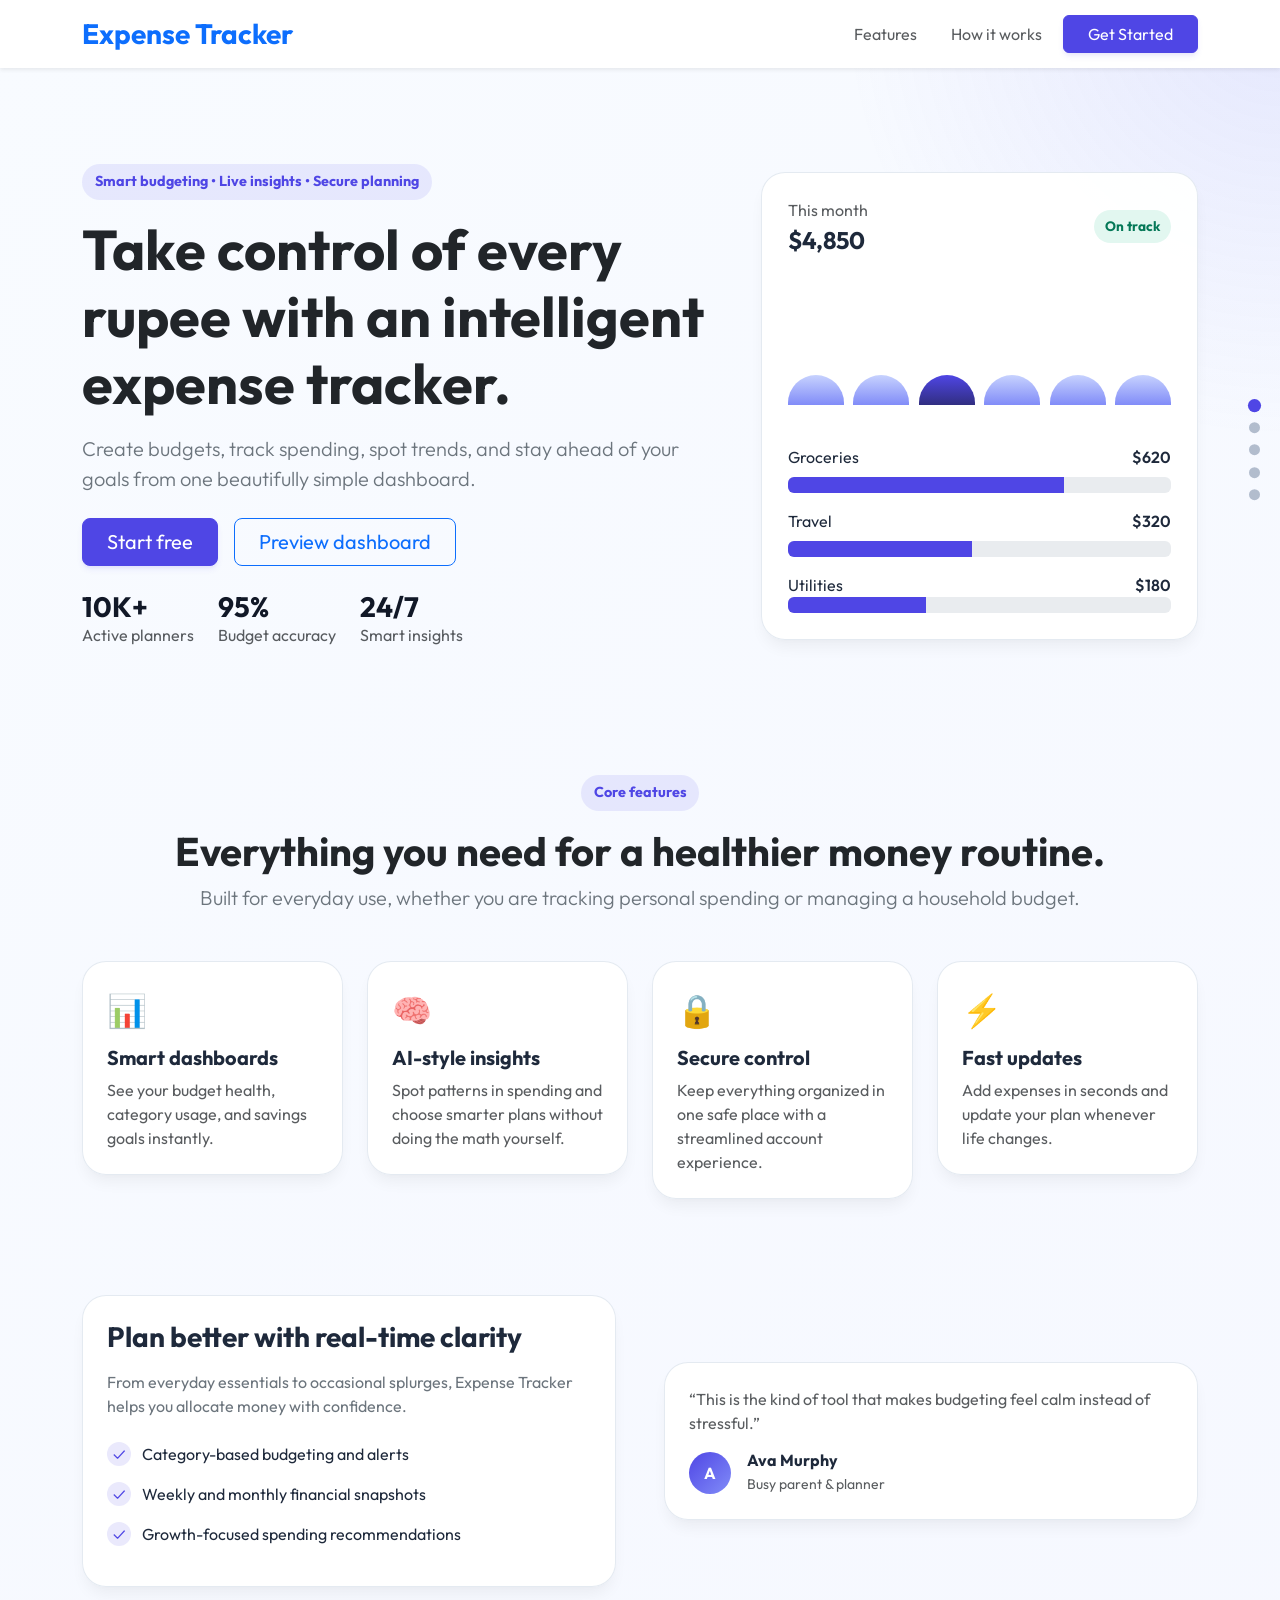
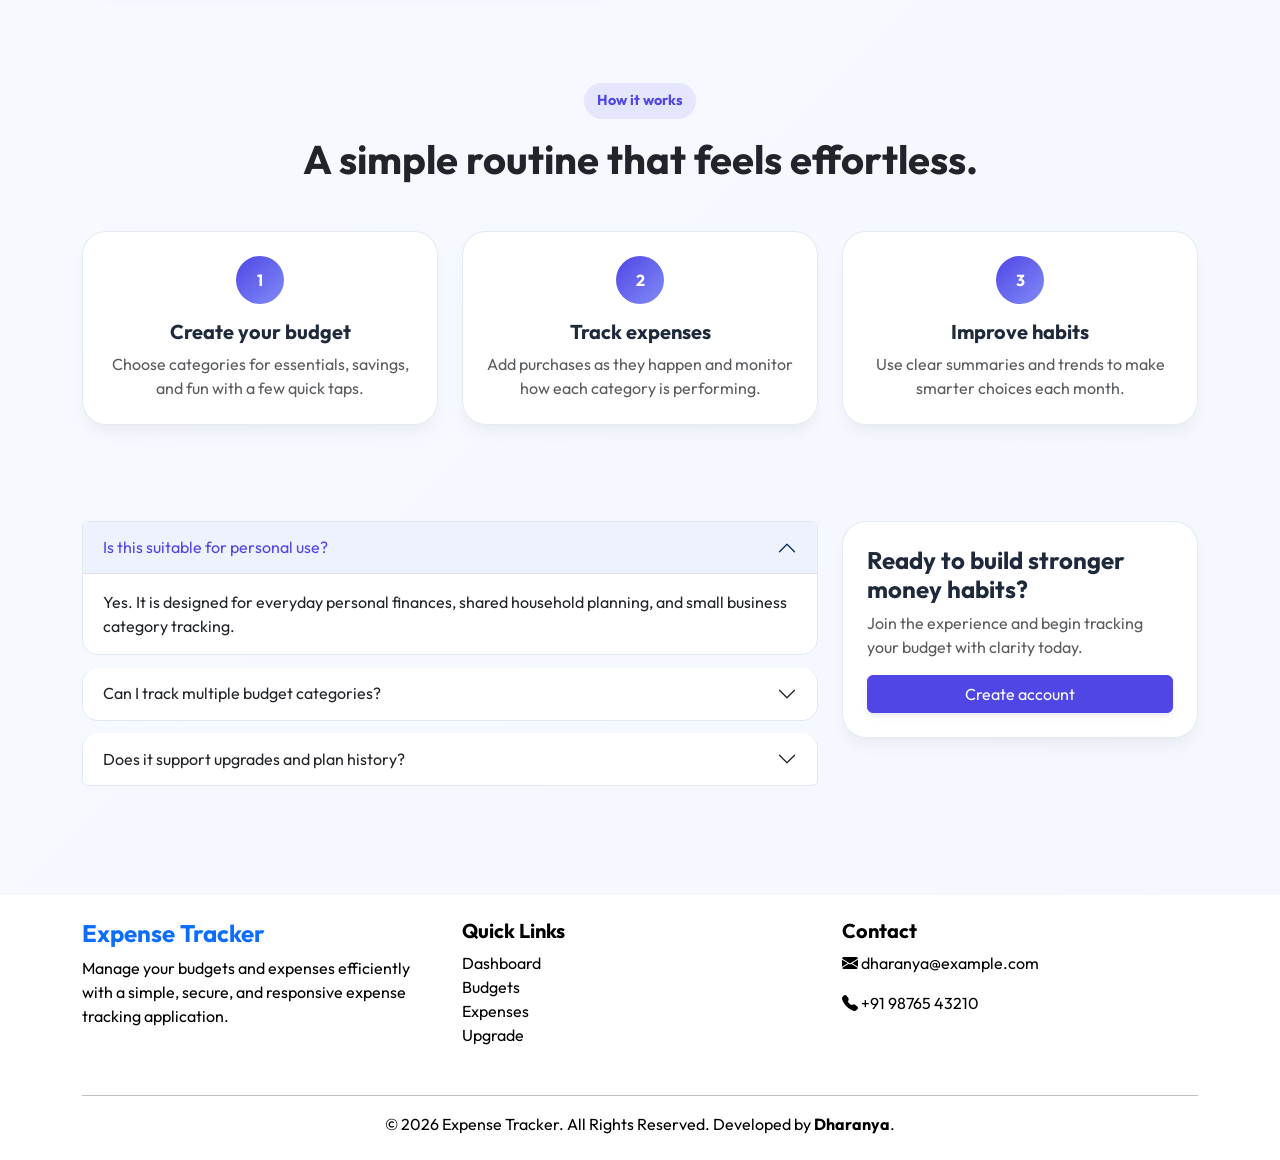
<file: index.html>
<!DOCTYPE html>
<html lang="en">
<head>
    <meta charset="UTF-8">
    <meta name="viewport" content="width=device-width, initial-scale=1.0">
    <title>Expense Tracker | Smarter money control</title>
    <meta name="description" content="Plan budgets, track everyday expenses, and build better financial habits with Expense Tracker.">
    <link href="https://cdn.jsdelivr.net/npm/bootstrap@5.3.8/dist/css/bootstrap.min.css" rel="stylesheet" crossorigin="anonymous">
    <link rel="stylesheet" href="https://cdn.jsdelivr.net/npm/bootstrap-icons@1.11.3/font/bootstrap-icons.css">
    <link rel="stylesheet" href="style.css">
</head>
<body class="landing-page">
    <div class="page-glow"></div>

    <nav class="navbar navbar-expand-lg navbar-light sticky-top bg-white shadow-sm">
        <div class="container">
            <a class="navbar-brand fw-bold text-primary fs-3" href="#home">Expense Tracker</a>
            <div class="d-flex gap-2">
                <a href="#features" class="btn btn-link text-muted text-decoration-none">Features</a>
                <a href="#workflow" class="btn btn-link text-muted text-decoration-none">How it works</a>
                <a href="signin.html" class="btn btn-primary px-4">Get Started</a>
            </div>
        </div>
    </nav>

    <main>
        <section id="home" class="hero-section">
            <div class="container">
                <div class="row align-items-center g-5">
                    <div class="col-lg-7">
                        <span class="hero-badge">Smart budgeting • Live insights • Secure planning</span>
                        <h1 class="display-4 fw-bold text-dark mb-3">Take control of every rupee with an intelligent expense tracker.</h1>
                        <p class="lead text-secondary mb-4">Create budgets, track spending, spot trends, and stay ahead of your goals from one beautifully simple dashboard.</p>
                        <div class="d-flex flex-wrap gap-3 mb-4">
                            <a href="signin.html" class="btn btn-primary btn-lg px-4 py-2">Start free</a>
                            <a href="dashboard.html" class="btn btn-outline-primary btn-lg px-4 py-2">Preview dashboard</a>
                        </div>
                        <div class="hero-stats d-flex flex-wrap gap-4">
                            <div>
                                <h3 class="fw-bold mb-0">10K+</h3>
                                <p class="text-muted mb-0">Active planners</p>
                            </div>
                            <div>
                                <h3 class="fw-bold mb-0">95%</h3>
                                <p class="text-muted mb-0">Budget accuracy</p>
                            </div>
                            <div>
                                <h3 class="fw-bold mb-0">24/7</h3>
                                <p class="text-muted mb-0">Smart insights</p>
                            </div>
                        </div>
                    </div>
                    <div class="col-lg-5">
                        <div class="hero-card">
                            <div class="d-flex justify-content-between align-items-center mb-3">
                                <div>
                                    <p class="text-muted mb-1">This month</p>
                                    <h4 class="fw-bold mb-0">$4,850</h4>
                                </div>
                                <div class="pill-success">On track</div>
                            </div>
                            <div class="mini-chart">
                                <div class="bar" style="height: 45%"></div>
                                <div class="bar" style="height: 70%"></div>
                                <div class="bar active" style="height: 88%"></div>
                                <div class="bar" style="height: 62%"></div>
                                <div class="bar" style="height: 90%"></div>
                                <div class="bar" style="height: 55%"></div>
                            </div>
                            <div class="mt-4">
                                <div class="d-flex justify-content-between mb-2">
                                    <span>Groceries</span>
                                    <span class="fw-semibold">$620</span>
                                </div>
                                <div class="progress mb-3">
                                    <div class="progress-bar" style="width: 72%"></div>
                                </div>
                                <div class="d-flex justify-content-between mb-2">
                                    <span>Travel</span>
                                    <span class="fw-semibold">$320</span>
                                </div>
                                <div class="progress mb-3">
                                    <div class="progress-bar" style="width: 48%"></div>
                                </div>
                                <div class="d-flex justify-content-between">
                                    <span>Utilities</span>
                                    <span class="fw-semibold">$180</span>
                                </div>
                                <div class="progress">
                                    <div class="progress-bar" style="width: 36%"></div>
                                </div>
                            </div>
                        </div>
                    </div>
                </div>
            </div>
        </section>

        <section id="features" class="py-5">
            <div class="container">
                <div class="text-center mb-5">
                    <span class="section-tag">Core features</span>
                    <h2 class="display-6 fw-bold text-dark">Everything you need for a healthier money routine.</h2>
                    <p class="text-secondary lead">Built for everyday use, whether you are tracking personal spending or managing a household budget.</p>
                </div>
                <div class="row g-4">
                    <div class="col-md-6 col-lg-3">
                        <div class="feature-card">
                            <div class="feature-icon">📊</div>
                            <h5 class="fw-bold">Smart dashboards</h5>
                            <p class="text-muted mb-0">See your budget health, category usage, and savings goals instantly.</p>
                        </div>
                    </div>
                    <div class="col-md-6 col-lg-3">
                        <div class="feature-card">
                            <div class="feature-icon">🧠</div>
                            <h5 class="fw-bold">AI-style insights</h5>
                            <p class="text-muted mb-0">Spot patterns in spending and choose smarter plans without doing the math yourself.</p>
                        </div>
                    </div>
                    <div class="col-md-6 col-lg-3">
                        <div class="feature-card">
                            <div class="feature-icon">🔒</div>
                            <h5 class="fw-bold">Secure control</h5>
                            <p class="text-muted mb-0">Keep everything organized in one safe place with a streamlined account experience.</p>
                        </div>
                    </div>
                    <div class="col-md-6 col-lg-3">
                        <div class="feature-card">
                            <div class="feature-icon">⚡</div>
                            <h5 class="fw-bold">Fast updates</h5>
                            <p class="text-muted mb-0">Add expenses in seconds and update your plan whenever life changes.</p>
                        </div>
                    </div>
                </div>
            </div>
        </section>

        <section id="insights" class="py-5">
            <div class="container">
                <div class="row align-items-center g-5">
                    <div class="col-lg-6">
                        <div class="insight-panel">
                            <h3 class="fw-bold mb-3">Plan better with real-time clarity</h3>
                            <p class="text-secondary">From everyday essentials to occasional splurges, Expense Tracker helps you allocate money with confidence.</p>
                            <ul class="list-unstyled mt-4">
                                <li class="mb-3"><span class="check-pill">✓</span> Category-based budgeting and alerts</li>
                                <li class="mb-3"><span class="check-pill">✓</span> Weekly and monthly financial snapshots</li>
                                <li><span class="check-pill">✓</span> Growth-focused spending recommendations</li>
                            </ul>
                        </div>
                    </div>
                    <div class="col-lg-6">
                        <div class="quote-card">
                            <p class="text-muted mb-3">“This is the kind of tool that makes budgeting feel calm instead of stressful.”</p>
                            <div class="d-flex align-items-center gap-3">
                                <div class="avatar">A</div>
                                <div>
                                    <h6 class="mb-0 fw-bold">Ava Murphy</h6>
                                    <small class="text-muted">Busy parent & planner</small>
                                </div>
                            </div>
                        </div>
                    </div>
                </div>
            </div>
        </section>

        <section id="workflow" class="py-5">
            <div class="container">
                <div class="text-center mb-5">
                    <span class="section-tag">How it works</span>
                    <h2 class="display-6 fw-bold text-dark">A simple routine that feels effortless.</h2>
                </div>
                <div class="row g-4">
                    <div class="col-md-4">
                        <div class="step-card">
                            <div class="step-number">1</div>
                            <h5 class="fw-bold">Create your budget</h5>
                            <p class="text-muted mb-0">Choose categories for essentials, savings, and fun with a few quick taps.</p>
                        </div>
                    </div>
                    <div class="col-md-4">
                        <div class="step-card">
                            <div class="step-number">2</div>
                            <h5 class="fw-bold">Track expenses</h5>
                            <p class="text-muted mb-0">Add purchases as they happen and monitor how each category is performing.</p>
                        </div>
                    </div>
                    <div class="col-md-4">
                        <div class="step-card">
                            <div class="step-number">3</div>
                            <h5 class="fw-bold">Improve habits</h5>
                            <p class="text-muted mb-0">Use clear summaries and trends to make smarter choices each month.</p>
                        </div>
                    </div>
                </div>
            </div>
        </section>

        <section id="faq" class="py-5">
            <div class="container">
                <div class="row g-4">
                    <div class="col-lg-8">
                        <div class="accordion" id="faqAccordion">
                            <div class="accordion-item">
                                <h2 class="accordion-header">
                                    <button class="accordion-button" type="button" data-bs-toggle="collapse" data-bs-target="#faqOne">Is this suitable for personal use?</button>
                                </h2>
                                <div id="faqOne" class="accordion-collapse collapse show" data-bs-parent="#faqAccordion">
                                    <div class="accordion-body">Yes. It is designed for everyday personal finances, shared household planning, and small business category tracking.</div>
                                </div>
                            </div>
                            <div class="accordion-item">
                                <h2 class="accordion-header">
                                    <button class="accordion-button collapsed" type="button" data-bs-toggle="collapse" data-bs-target="#faqTwo">Can I track multiple budget categories?</button>
                                </h2>
                                <div id="faqTwo" class="accordion-collapse collapse" data-bs-parent="#faqAccordion">
                                    <div class="accordion-body">Absolutely. You can group spending by budget, category, and date for a clearer overview.</div>
                                </div>
                            </div>
                            <div class="accordion-item">
                                <h2 class="accordion-header">
                                    <button class="accordion-button collapsed" type="button" data-bs-toggle="collapse" data-bs-target="#faqThree">Does it support upgrades and plan history?</button>
                                </h2>
                                <div id="faqThree" class="accordion-collapse collapse" data-bs-parent="#faqAccordion">
                                    <div class="accordion-body">Yes. The platform also includes upgrade options and payment history so your plan can grow with your needs.</div>
                                </div>
                            </div>
                        </div>
                    </div>
                    <div class="col-lg-4">
                        <div class="cta-card">
                            <h4 class="fw-bold">Ready to build stronger money habits?</h4>
                            <p class="text-muted">Join the experience and begin tracking your budget with clarity today.</p>
                            <a href="signin.html" class="btn btn-primary w-100">Create account</a>
                        </div>
                    </div>
                </div>
            </div>
        </section>
    </main>

    <!-- Footer -->
    <footer class="bg-white text-black mt-5">

    <div class="container py-4">

        <div class="row">

        <!-- Logo -->
        <div class="col-md-4 mb-3">

            <h4 class="fw-bold text-primary">
            Expense Tracker
            </h4>

            <p class="text-black">
            Manage your budgets and expenses efficiently with a simple, secure, and responsive expense tracking application.
            </p>

        </div>

        <!-- Quick Links -->
        <div class="col-md-4 mb-3">

            <h5 class="fw-bold">
            Quick Links
            </h5>

            <ul class="list-unstyled">

            <li><a href="index.html" class="text-black text-decoration-none">Dashboard</a></li>

            <li><a href="budgets.html" class="text-black text-decoration-none">Budgets</a></li>

            <li><a href="expenses.html" class="text-black text-decoration-none">Expenses</a></li>

            <li><a href="upgrade.html" class="text-black text-decoration-none">Upgrade</a></li>

            </ul>

        </div>

        <!-- Contact -->
        <div class="col-md-4 mb-3">

            <h5 class="fw-bold">
            Contact
            </h5>

            <p>
            <i class="bi bi-envelope-fill"></i>
            dharanya@example.com
            </p>

            <p>
            <i class="bi bi-telephone-fill"></i>
            +91 98765 43210
            </p>

        </div>

        </div>

        <hr class="border-black">

        <div class="text-center">

        <p class="mb-0">
            © 2026 Expense Tracker. All Rights Reserved. Developed by <strong>Dharanya</strong>.
        </p>

        </div>

    </div>

    </footer>

    <div class="page-pagination" aria-label="Page navigation">
        <a href="#home" class="dot active" data-section-link="home"></a>
        <a href="#features" class="dot" data-section-link="features"></a>
        <a href="#insights" class="dot" data-section-link="insights"></a>
        <a href="#workflow" class="dot" data-section-link="workflow"></a>
        <a href="#faq" class="dot" data-section-link="faq"></a>
    </div>

    <script src="https://cdn.jsdelivr.net/npm/bootstrap@5.3.8/dist/js/bootstrap.bundle.min.js" crossorigin="anonymous"></script>
    <script src="script.js"></script>
</body>
</html>
</file>
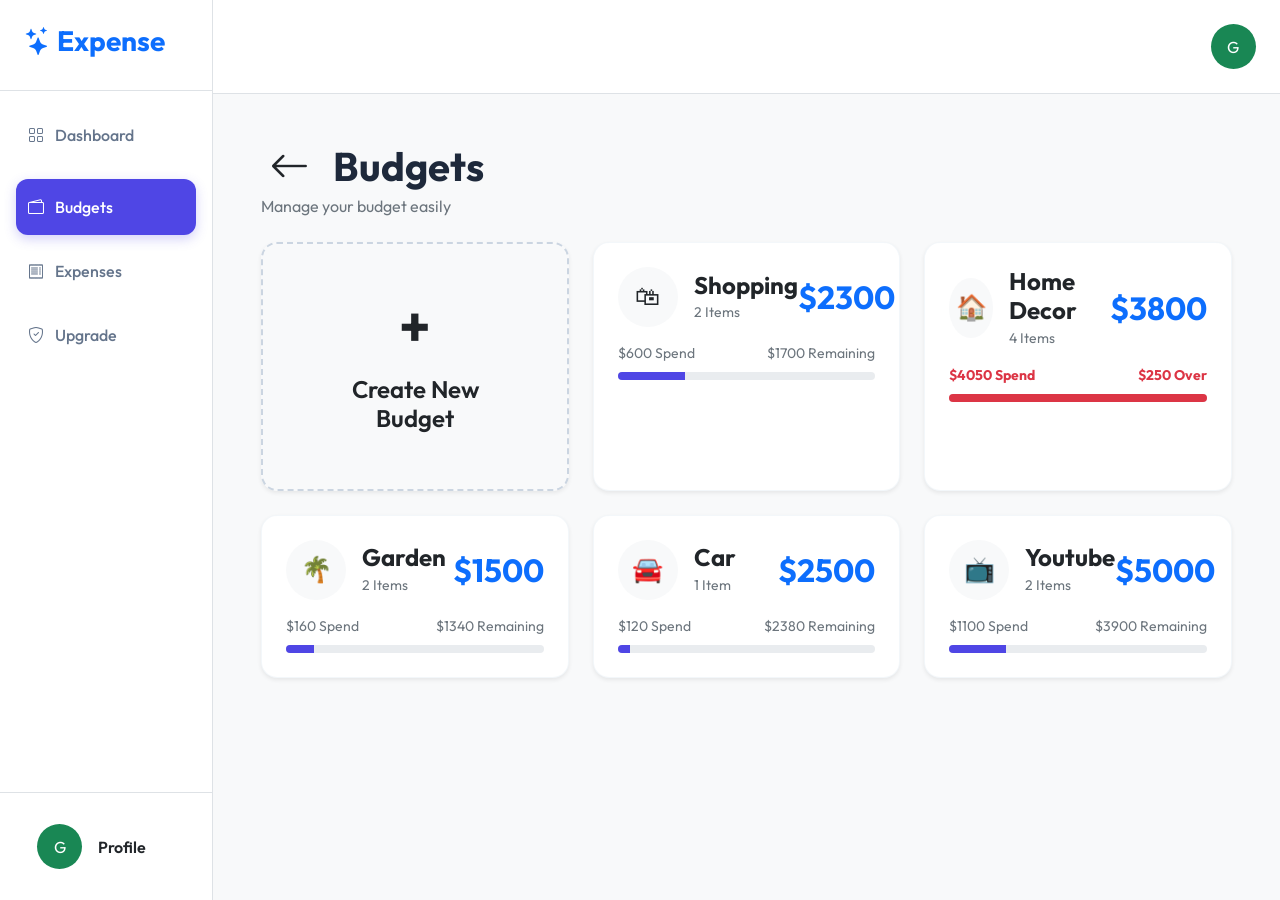
<file: budgets.html>
<!DOCTYPE html>
<html lang="en">

<head>

  <meta charset="UTF-8">
  <meta name="viewport" content="width=device-width, initial-scale=1.0">

  <title>Budgets</title>

  <!-- Bootstrap CSS -->
  <link href="https://cdn.jsdelivr.net/npm/bootstrap@5.3.3/dist/css/bootstrap.min.css" rel="stylesheet">

  <!-- Bootstrap Icons -->
  <link rel="stylesheet"
  href="https://cdn.jsdelivr.net/npm/bootstrap-icons@1.11.3/font/bootstrap-icons.min.css">

  <!-- Custom Stylesheet -->
  <link rel="stylesheet" href="style.css">

</head>

<body>

<div class="container-fluid">
  <div class="row vh-100">

    <!-- Sidebar -->
    <div class="col-lg-2 border-end bg-white d-flex flex-column justify-content-between p-0">

      <div>

        <!-- Logo -->
        <div class="p-4 border-bottom">

          <h3 class="fw-bold text-primary">
            <i class="bi bi-stars"></i> Expense
          </h3>

        </div>

        <!-- Menu -->
        <div class="p-3 sidebar-menu">

          <a href="dashboard.html"
             class="btn w-100 text-start py-3 mb-3">

            <i class="bi bi-grid me-2"></i>
            Dashboard

          </a>

          <a href="budgets.html"
             class="btn w-100 text-start py-3 mb-2">

            <i class="bi bi-wallet2 me-2"></i>
            Budgets

          </a>

          <a href="expenses.html"
             class="btn w-100 text-start py-3 mb-2">

            <i class="bi bi-receipt me-2"></i>
            Expenses

          </a>

          <a href="upgrade.html"
             class="btn w-100 text-start py-3">

            <i class="bi bi-shield-check me-2"></i>
            Upgrade

          </a>

        </div>

      </div>

      <!-- Profile -->
      <div class="p-4 border-top">

        <button class="btn d-flex align-items-center">

          <div class="bg-success text-white rounded-circle d-flex justify-content-center align-items-center me-3"
               style="width:45px;height:45px;">

            D

          </div>

          <span class="fw-semibold">
            Profile
          </span>

        </button>

      </div>

    </div>

    <!-- Main Content -->
    <div class="col-lg-10 bg-light p-0">

      <!-- Navbar -->
      <div class="d-flex justify-content-end align-items-center border-bottom bg-white p-4">

        <div class="bg-success text-white rounded-circle d-flex justify-content-center align-items-center"
             style="width:45px;height:45px;">

          D

        </div>

      </div>

      <!-- Content -->
      <div class="p-5">

        <!-- Heading -->
        <div class="d-flex justify-content-between align-items-center mb-2">

          <div>

        <h1 class="fw-bold mb-1 d-flex align-items-center">

          <a href="dashboard.html"
            class="text-dark me-3">
            <i class="bi bi-arrow-left mb-2 p-2"></i>
          </a>
          Budgets

        </h1>

            <p class="text-secondary">
              Manage your budget easily
            </p>

          </div>

        </div>

        <!-- Row -->
        <div class="row g-4" id="budgetContainer">

          <!-- Create Budget Card -->
          <div class="col-lg-4">

            <div
              class="card create-budget-card rounded-4 shadow-sm p-5 text-center h-100"
              data-bs-toggle="modal"
              data-bs-target="#budgetModal"
            >

              <div class="display-4 fw-bold">
                +
              </div>

              <h4 class="fw-semibold mt-3">
                Create New Budget
              </h4>

            </div>

          </div>

        </div>

      </div>

    </div>

  </div>
</div>



<!-- Modal -->
<div class="modal fade" id="budgetModal" tabindex="-1">

  <div class="modal-dialog modal-dialog-centered">

    <div class="modal-content rounded-4 border-0">

      <div class="modal-header border-0">

        <h3 class="fw-bold">
          Create New Budget
        </h3>

        <button
          type="button"
          class="btn-close"
          data-bs-dismiss="modal">
        </button>

      </div>

      <div class="modal-body p-4">

        <form id="budgetForm">

          <!-- Emoji Selection -->
          <div class="mb-4 position-relative">
            <label class="form-label fw-semibold d-block">Select Icon</label>
            <button type="button" id="emojiSelectBtn" class="emoji-btn">
              🛍
            </button>
            <div id="emojiPicker" class="emoji-picker-popover">
              <span>🛍</span>
              <span>🏠</span>
              <span>🌴</span>
              <span>🚘</span>
              <span>📺</span>
              <span>🍔</span>
              <span>✈️</span>
              <span>🎮</span>
              <span>💡</span>
              <span>🎓</span>
              <span>🏥</span>
              <span>💵</span>
            </div>
            <input type="hidden" id="budgetEmoji" value="🛍">
          </div>

          <!-- Budget Name -->
          <div class="mb-4">

            <label class="form-label fw-semibold">
              Budget Name
            </label>

            <input
              type="text"
              id="budgetName"
              class="form-control form-control-lg"
              placeholder="e.g. Shopping"
              required
            >

          </div>

          <!-- Budget Amount -->
          <div class="mb-4">

            <label class="form-label fw-semibold">
              Budget Amount
            </label>

            <input
              type="number"
              id="budgetAmount"
              class="form-control form-control-lg"
              placeholder="e.g. 5000"
              required
            >

          </div>

          <!-- Button -->
          <button class="btn btn-primary w-100 py-3 fw-semibold">

            Create Budget

          </button>

        </form>

      </div>

    </div>

  </div>

</div>



<!-- Bootstrap JS -->
<script src="https://cdn.jsdelivr.net/npm/bootstrap@5.3.3/dist/js/bootstrap.bundle.min.js"></script>
<script src="script.js"></script>

<!-- JavaScript -->
<script>
document.addEventListener('DOMContentLoaded', () => {
  renderBudgets();

  // Emoji picker logic
  const emojiBtn = document.getElementById('emojiSelectBtn');
  const emojiPicker = document.getElementById('emojiPicker');
  const emojiInput = document.getElementById('budgetEmoji');

  emojiBtn.addEventListener('click', (e) => {
    e.stopPropagation();
    emojiPicker.classList.toggle('show');
  });

  // Select emoji
  emojiPicker.addEventListener('click', (e) => {
    if (e.target.tagName === 'SPAN') {
      const emoji = e.target.textContent;
      emojiBtn.textContent = emoji;
      emojiInput.value = emoji;
      emojiPicker.classList.remove('show');
    }
  });

  // Close picker when clicking outside
  document.addEventListener('click', () => {
    emojiPicker.classList.remove('show');
  });
});

function renderBudgets() {
  const budgets = DB.getBudgets();
  const expenses = DB.getExpenses();

  // Compute spent amount per budget
  const spentMap = {};
  budgets.forEach(b => spentMap[b.id] = 0);
  
  const expenseCounts = {};
  expenses.forEach(e => {
    if (spentMap[e.budgetId] !== undefined) {
      spentMap[e.budgetId] += Number(e.amount);
    }
    expenseCounts[e.budgetId] = (expenseCounts[e.budgetId] || 0) + 1;
  });

  const container = document.getElementById('budgetContainer');
  
  // Remove all child elements except the first one (the Create card)
  while (container.children.length > 1) {
    container.removeChild(container.lastChild);
  }

  budgets.forEach(b => {
    const spent = spentMap[b.id] || 0;
    const amount = Number(b.amount);
    const remaining = amount - spent;
    const percent = Math.min((spent / amount) * 100, 100);
    const count = expenseCounts[b.id] || 0;
    const isOver = spent > amount;

    const card = document.createElement('div');
    card.className = 'col-lg-4';
    card.style.cursor = 'pointer';
    card.onclick = () => {
      window.location.href = `expenses.html?budgetId=${b.id}`;
    };

    card.innerHTML = `
      <div class="card border-0 shadow-sm rounded-4 p-4 h-100">
        <div class="d-flex justify-content-between align-items-center mb-3">
          <div class="d-flex align-items-center">
            <div class="bg-light rounded-circle d-flex justify-content-center align-items-center me-3"
                 style="width:60px;height:60px;font-size:25px;">
              ${b.emoji || '💰'}
            </div>
            <div>
              <h4 class="fw-bold mb-0">${b.name}</h4>
              <small class="text-secondary">${count} Item${count !== 1 ? 's' : ''}</small>
            </div>
          </div>
          <h2 class="text-primary fw-bold mb-0">$${amount}</h2>
        </div>
        <div class="d-flex justify-content-between">
          <small class="${isOver ? 'text-danger fw-bold' : 'text-secondary'}">$${spent} Spend</small>
          <small class="${remaining < 0 ? 'text-danger fw-bold' : 'text-secondary'}">$${Math.abs(remaining)} ${remaining < 0 ? 'Over' : 'Remaining'}</small>
        </div>
        <div class="progress mt-2" style="height:8px;">
          <div class="progress-bar ${isOver ? 'bg-danger' : ''}" style="width: ${percent}%;"></div>
        </div>
      </div>
    `;
    container.appendChild(card);
  });
}

// Form Submission
const form = document.getElementById("budgetForm");
form.addEventListener("submit", function(e) {
  e.preventDefault();

  const name = document.getElementById("budgetName").value.trim();
  const amount = parseFloat(document.getElementById("budgetAmount").value);
  const emoji = document.getElementById("budgetEmoji").value;

  const newBudget = {
    id: 'b_' + Date.now(),
    name: name,
    amount: amount,
    emoji: emoji,
    createdAt: new Date().toISOString()
  };

  DB.addBudget(newBudget);
  renderBudgets();

  // Close Modal
  const modalEl = document.getElementById("budgetModal");
  const modal = bootstrap.Modal.getInstance(modalEl) || new bootstrap.Modal(modalEl);
  modal.hide();

  // Reset Form
  form.reset();
  document.getElementById('emojiSelectBtn').textContent = '🛍';
  document.getElementById('budgetEmoji').value = '🛍';
});
</script>

</body>
</html>
</file>
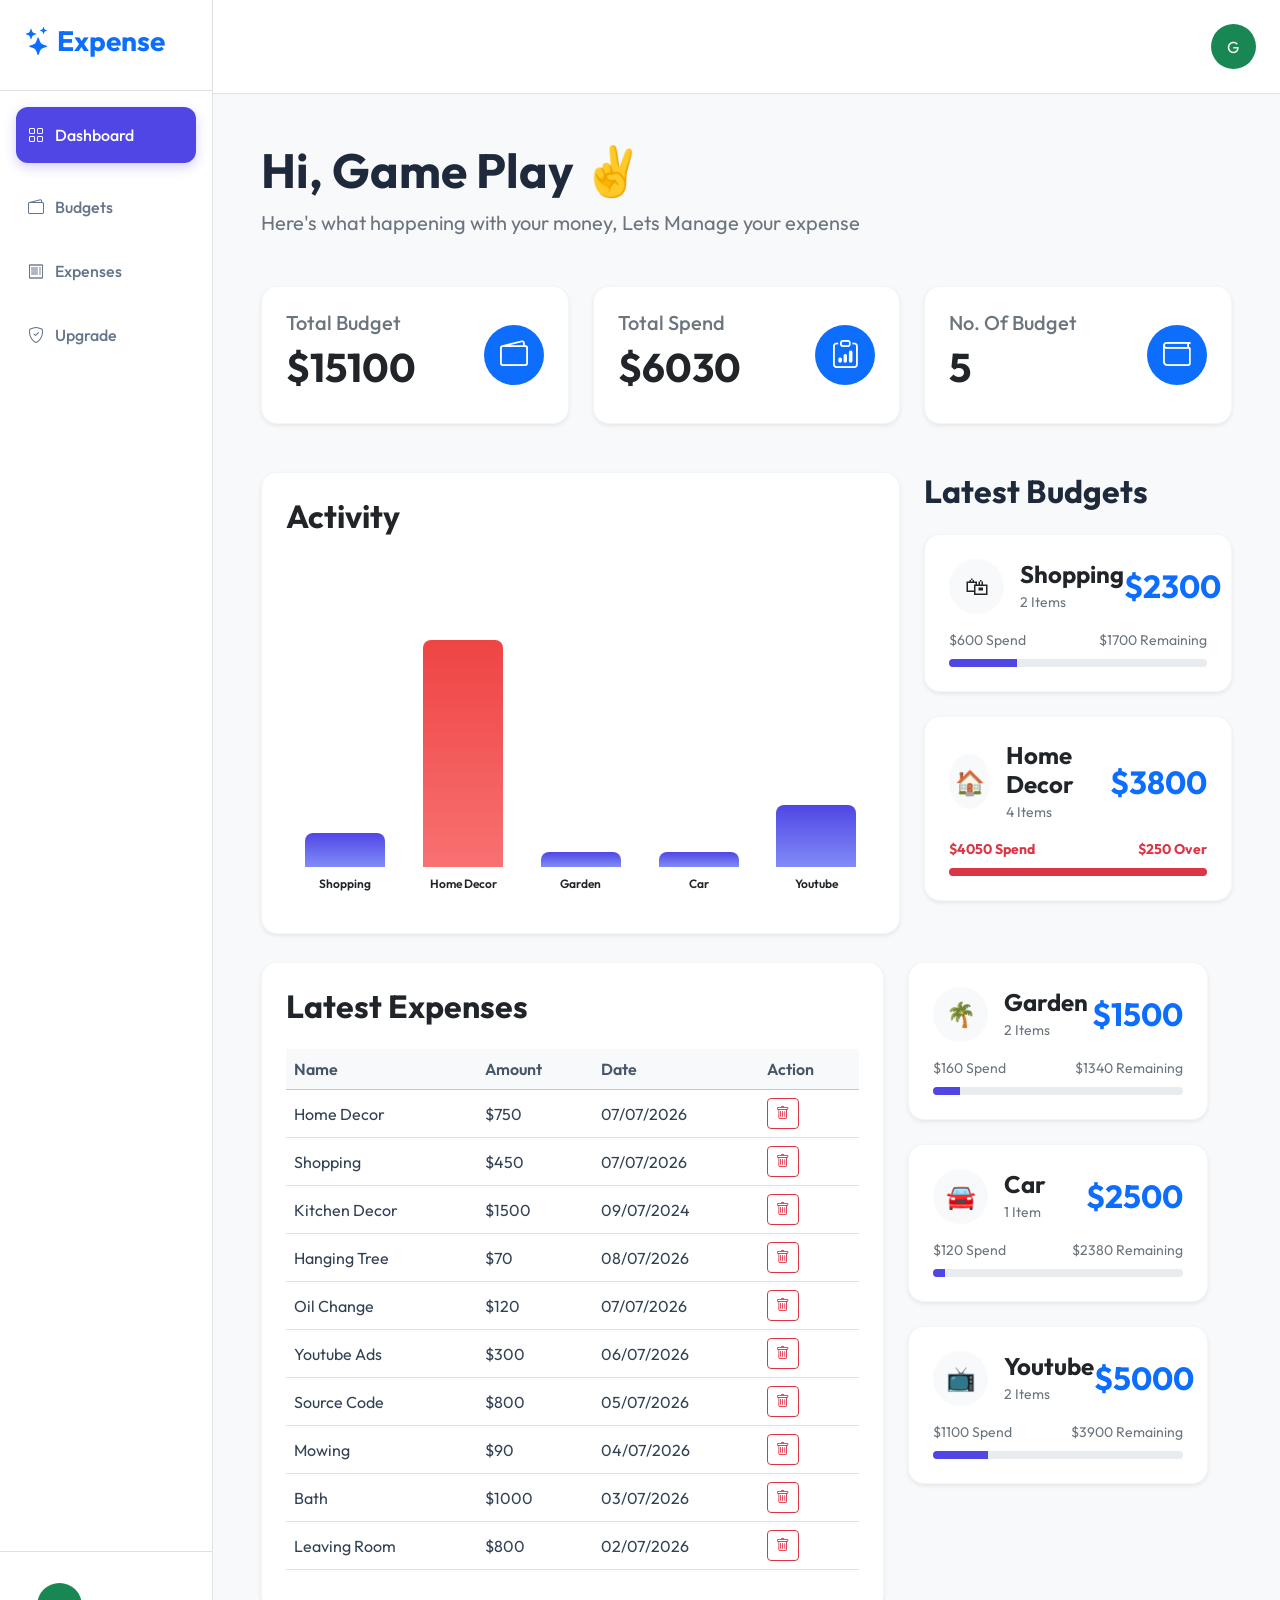
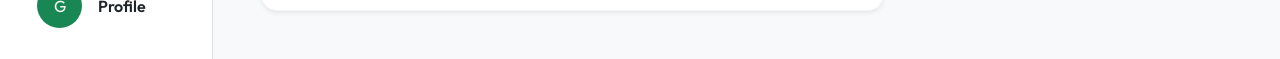
<file: dashboard.html>
<!DOCTYPE html>
<html lang="en">
<head>
  <meta charset="UTF-8">
  <meta name="viewport" content="width=device-width, initial-scale=1.0">

  <title>Expense Tracker Dashboard</title>

  <!-- Bootstrap CSS -->
  <link href="https://cdn.jsdelivr.net/npm/bootstrap@5.3.3/dist/css/bootstrap.min.css" rel="stylesheet">

  <!-- Bootstrap Icons -->
  <link rel="stylesheet" href="https://cdn.jsdelivr.net/npm/bootstrap-icons@1.11.3/font/bootstrap-icons.min.css">
  
  <!-- Custom Stylesheet -->
  <link rel="stylesheet" href="style.css">
</head>

<body>

<div class="container-fluid">
  <div class="row vh-100">

    <!-- Sidebar -->
    <div class="col-lg-2 border-end bg-white d-flex flex-column justify-content-between p-0">

      <div>

        <!-- Logo -->
        <div class="p-4 border-bottom">
          <h3 class="fw-bold text-primary">
            <i class="bi bi-stars"></i> Expense
          </h3>
        </div>

        <!-- Menu -->
        <div class="p-3 sidebar-menu">

          <a href="dashboard.html" class="btn w-100 text-start py-3 mb-3">
            <i class="bi bi-grid me-2"></i>
            Dashboard
          </a>

          <a href="budgets.html" class="btn w-100 text-start py-3 mb-2">
            <i class="bi bi-wallet2 me-2"></i>
            Budgets
          </a>

          <a href="expenses.html" class="btn w-100 text-start py-3 mb-2">
            <i class="bi bi-receipt me-2"></i>
            Expenses
          </a>

          <a href="upgrade.html" class="btn w-100 text-start py-3">
            <i class="bi bi-shield-check me-2"></i>
            Upgrade
          </a>

        </div>

      </div>

      <!-- Profile -->
      <div class="p-4 border-top">

        <button class="btn d-flex align-items-center">

          <div class="bg-success text-white rounded-circle d-flex justify-content-center align-items-center me-3"
               style="width:45px;height:45px;">
            D
          </div>

          <span class="fw-semibold">
            Profile
          </span>

        </button>

      </div>

    </div>

    <!-- Main Content -->
    <div class="col-lg-10 bg-light p-0">

      <!-- Top Navbar -->
      <div class="d-flex justify-content-end align-items-center border-bottom bg-white p-4">

        <div class="bg-success text-white rounded-circle d-flex justify-content-center align-items-center"
             style="width:45px;height:45px;">
          D
        </div>

      </div>

      <!-- Content -->
      <div class="p-5">

        <!-- Heading -->
        <h1 class="fw-bold display-5">
          Hi, Game Play ✌
        </h1>

        <p class="text-secondary fs-5 mb-5">
          Here's what happening with your money, Lets Manage your expense
        </p>

        <!-- Cards -->
        <div class="row g-4 mb-5">

          <!-- Card 1 -->
          <div class="col-lg-4">

            <div class="card border-0 shadow-sm rounded-4 p-4">

              <div class="d-flex justify-content-between align-items-center">

                <div>
                  <h5 class="text-secondary">
                    Total Budget
                  </h5>

                  <h1 class="fw-bold" id="totalBudgetVal">
                    $15100
                  </h1>
                </div>

                <div class="bg-primary text-white rounded-circle d-flex justify-content-center align-items-center"
                     style="width:60px;height:60px;">
                  <i class="bi bi-wallet2 fs-3"></i>
                </div>

              </div>

            </div>

          </div>

          <!-- Card 2 -->
          <div class="col-lg-4">

            <div class="card border-0 shadow-sm rounded-4 p-4">

              <div class="d-flex justify-content-between align-items-center">

                <div>
                  <h5 class="text-secondary">
                    Total Spend
                  </h5>

                  <h1 class="fw-bold" id="totalSpendVal">
                    $4830
                  </h1>
                </div>

                <div class="bg-primary text-white rounded-circle d-flex justify-content-center align-items-center"
                     style="width:60px;height:60px;">
                  <i class="bi bi-clipboard-data fs-3"></i>
                </div>

              </div>

            </div>

          </div>

          <!-- Card 3 -->
          <div class="col-lg-4">

            <div class="card border-0 shadow-sm rounded-4 p-4">

              <div class="d-flex justify-content-between align-items-center">

                <div>
                  <h5 class="text-secondary">
                    No. Of Budget
                  </h5>

                  <h1 class="fw-bold" id="budgetCountVal">
                    5
                  </h1>
                </div>

                <div class="bg-primary text-white rounded-circle d-flex justify-content-center align-items-center"
                     style="width:60px;height:60px;">
                  <i class="bi bi-wallet fs-3"></i>
                </div>

              </div>

            </div>

          </div>

        </div>

        <!-- Bottom Section -->
        <div class="row g-4">

          <!-- Chart -->
          <div class="col-lg-8">

            <div class="card border-0 shadow-sm rounded-4 p-4">

              <h2 class="fw-bold mb-4">
                Activity
              </h2>

              <div class="d-flex justify-content-around align-items-end" id="chartContainer"
                   style="height:350px;">
                <!-- Dynamically Rendered Bars -->
              </div>

            </div>

          </div>

          <!-- Latest Budgets -->
          <div class="col-lg-4">

            <h2 class="fw-bold mb-4">
              Latest Budgets
            </h2>

            <div id="latestBudgetsContainer">
              <!-- Dynamically Rendered Budget Cards -->
            </div>

          </div>

        <!-- Bottom Section -->
        <div class="row g-4 mt-1">

        <!-- Latest Expenses -->
        <div class="col-lg-8">

            <div class="card border-0 shadow-sm rounded-4 p-4">

            <h2 class="fw-bold mb-4">
                Latest Expenses
            </h2>

            <div class="table-responsive">

                <table class="table align-middle">

                <thead class="table-light">

                    <tr>
                    <th>Name</th>
                    <th>Amount</th>
                    <th>Date</th>
                    <th>Action</th>
                    </tr>

                </thead>

                <tbody id="latestExpensesTable">
                  <!-- Dynamically Rendered Expenses -->
                </tbody>

                </table>

            </div>

            </div>

        </div>

        <!-- Right Side Cards -->
        <div class="col-lg-4" id="rightBudgetsContainer">
          <!-- Dynamically Rendered Budget Cards -->
        </div>

      </div>

      </div>
      
      </div>

    </div>

  </div>
</div>

<script src="script.js"></script>
<script>
document.addEventListener('DOMContentLoaded', () => {
  const budgets = DB.getBudgets();
  const expenses = DB.getExpenses();

  // 1. Calculate Stats
  let totalBudget = 0;
  let totalSpend = 0;
  
  const spentMap = {};
  budgets.forEach(b => {
    totalBudget += Number(b.amount);
    spentMap[b.id] = 0;
  });

  const expenseCounts = {};
  expenses.forEach(e => {
    totalSpend += Number(e.amount);
    if (spentMap[e.budgetId] !== undefined) {
      spentMap[e.budgetId] += Number(e.amount);
    }
    expenseCounts[e.budgetId] = (expenseCounts[e.budgetId] || 0) + 1;
  });

  document.getElementById('totalBudgetVal').textContent = '$' + totalBudget;
  document.getElementById('totalSpendVal').textContent = '$' + totalSpend;
  document.getElementById('budgetCountVal').textContent = budgets.length;

  // 2. Render Activity Chart
  const chartContainer = document.getElementById('chartContainer');
  chartContainer.innerHTML = '';
  
  if (budgets.length === 0) {
    chartContainer.innerHTML = '<p class="text-secondary text-center w-100 py-5">No budget data available.</p>';
  } else {
    let maxVal = 0;
    budgets.forEach(b => {
      const spent = spentMap[b.id] || 0;
      if (spent > maxVal) maxVal = spent;
      if (Number(b.amount) > maxVal) maxVal = Number(b.amount);
    });
    if (maxVal === 0) maxVal = 100;

    budgets.forEach(b => {
      const spent = spentMap[b.id] || 0;
      const budgetAmount = Number(b.amount);
      const spentPercent = Math.min((spent / budgetAmount) * 100, 100);
      const heightPx = Math.max((spent / maxVal) * 280, 15);

      const col = document.createElement('div');
      col.className = 'chart-bar-container';
      
      const tooltip = `$${spent} of $${budgetAmount}`;
      
      let barStyle = 'background: linear-gradient(180deg, var(--primary-color) 0%, #818cf8 100%);';
      if (spentPercent >= 100) {
        barStyle = 'background: linear-gradient(180deg, #ef4444 0%, #f87171 100%);';
      } else if (spentPercent > 75) {
        barStyle = 'background: linear-gradient(180deg, #f59e0b 0%, #fbbf24 100%);';
      }
      
      col.innerHTML = `
        <div class="chart-bar w-100" 
             style="height:${heightPx}px; ${barStyle}" 
             data-tooltip="${tooltip}"></div>
        <p class="mt-2 fw-semibold text-truncate w-100 text-center" style="font-size:12px;">${b.name}</p>
      `;
      chartContainer.appendChild(col);
    });
  }

  // Helper to create a budget card element (using pure Bootstrap)
  function createBudgetCardHTML(b) {
    const spent = spentMap[b.id] || 0;
    const amount = Number(b.amount);
    const remaining = amount - spent;
    const percent = Math.min((spent / amount) * 100, 100);
    const itemsCount = expenseCounts[b.id] || 0;
    const isOver = spent > amount;

    return `
      <div class="card border-0 shadow-sm rounded-4 p-4 mb-4" style="cursor:pointer;" onclick="location.href='expenses.html?budgetId=${b.id}'">
        <div class="d-flex justify-content-between align-items-center mb-3">
          <div class="d-flex align-items-center">
            <div class="bg-light rounded-circle d-flex justify-content-center align-items-center me-3" style="width:55px;height:55px;font-size:24px;">
              ${b.emoji || '💰'}
            </div>
            <div>
              <h4 class="fw-bold mb-0">${b.name}</h4>
              <small class="text-secondary">${itemsCount} Item${itemsCount !== 1 ? 's' : ''}</small>
            </div>
          </div>
          <h2 class="text-primary fw-bold mb-0">$${amount}</h2>
        </div>
        <div class="d-flex justify-content-between">
          <small class="${isOver ? 'text-danger fw-bold' : 'text-secondary'}">$${spent} Spend</small>
          <small class="${remaining < 0 ? 'text-danger fw-bold' : 'text-secondary'}">$${Math.abs(remaining)} ${remaining < 0 ? 'Over' : 'Remaining'}</small>
        </div>
        <div class="progress mt-2" style="height:8px;">
          <div class="progress-bar ${isOver ? 'bg-danger' : ''}" style="width: ${percent}%;"></div>
        </div>
      </div>
    `;
  }

  // 3. Render Latest Budgets (first 2)
  const latestBudgetsContainer = document.getElementById('latestBudgetsContainer');
  latestBudgetsContainer.innerHTML = '';
  const firstTwoBudgets = budgets.slice(0, 2);
  firstTwoBudgets.forEach(b => {
    latestBudgetsContainer.innerHTML += createBudgetCardHTML(b);
  });
  if (firstTwoBudgets.length === 0) {
    latestBudgetsContainer.innerHTML = '<div class="alert alert-light text-center rounded-4">No budgets created yet.</div>';
  }

  // 4. Render Right Side Budgets (remaining budgets)
  const rightBudgetsContainer = document.getElementById('rightBudgetsContainer');
  rightBudgetsContainer.innerHTML = '';
  const remainingBudgets = budgets.slice(2);
  remainingBudgets.forEach(b => {
    rightBudgetsContainer.innerHTML += createBudgetCardHTML(b);
  });

  // 5. Render Latest Expenses
  const latestExpensesTable = document.getElementById('latestExpensesTable');
  latestExpensesTable.innerHTML = '';

  const latestExpenses = [...expenses].reverse().slice(0, 10);
  
  if (latestExpenses.length === 0) {
    latestExpensesTable.innerHTML = `
      <tr>
        <td colspan="4" class="text-center text-secondary py-4">No expenses recorded yet.</td>
      </tr>
    `;
  } else {
    latestExpenses.forEach(e => {
      const tr = document.createElement('tr');
      tr.innerHTML = `
        <td>${e.name}</td>
        <td>$${e.amount}</td>
        <td>${e.date}</td>
        <td>
          <button class="btn btn-outline-danger btn-sm delete-btn" data-id="${e.id}">
            <i class="bi bi-trash"></i>
          </button>
        </td>
      `;
      
      tr.querySelector('.delete-btn').addEventListener('click', function(evt) {
        evt.stopPropagation();
        if (confirm(`Are you sure you want to delete the expense "${e.name}"?`)) {
          DB.deleteExpense(e.id);
          location.reload();
        }
      });
      
      latestExpensesTable.appendChild(tr);
    });
  }
});
</script>
<!-- Bootstrap JS -->
<script src="https://cdn.jsdelivr.net/npm/bootstrap@5.3.3/dist/js/bootstrap.bundle.min.js"></script>

</body>
</html>
</file>
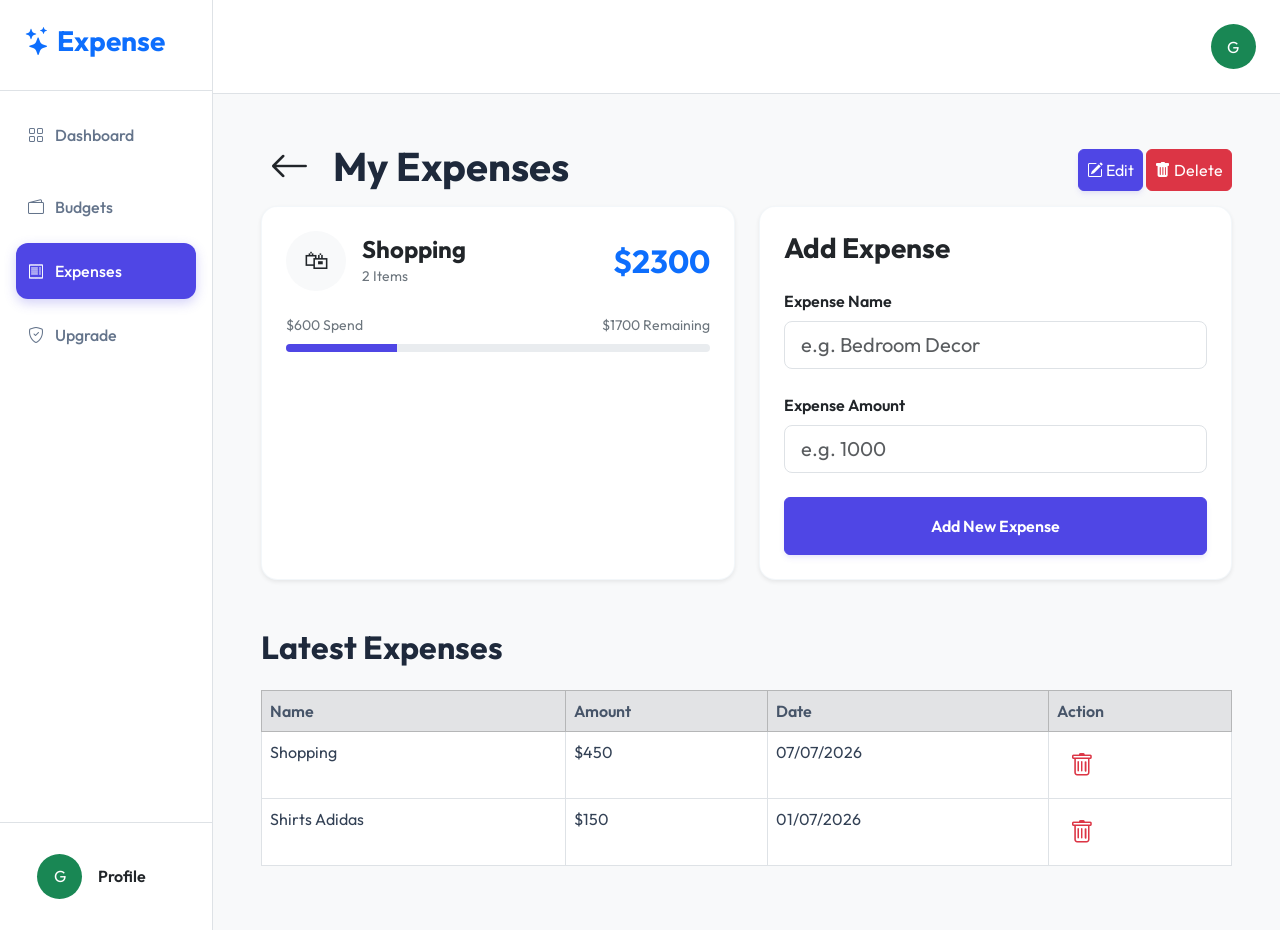
<file: expenses.html>
<!DOCTYPE html>
<html lang="en">
<head>
  <meta charset="UTF-8" />
  <meta name="viewport" content="width=device-width, initial-scale=1.0"/>
  <title>Expenses</title>
  <link href="https://cdn.jsdelivr.net/npm/bootstrap@5.3.3/dist/css/bootstrap.min.css" rel="stylesheet">
  <link rel="stylesheet"
  href="https://cdn.jsdelivr.net/npm/bootstrap-icons@1.11.3/font/bootstrap-icons.min.css">
  
  <!-- Custom Stylesheet -->
  <link rel="stylesheet" href="style.css">
</head>
<body class="bg-light">

<div class="container-fluid">
  <div class="row vh-100">

    <!-- Sidebar -->
    <div class="col-lg-2 border-end bg-white d-flex flex-column justify-content-between p-0">

      <div>

        <!-- Logo -->
        <div class="p-4 border-bottom">
          <h3 class="fw-bold text-primary">
            <i class="bi bi-stars"></i> Expense
          </h3>
        </div>

        <!-- Menu -->
        <div class="p-3 sidebar-menu">

          <a href="dashboard.html"
             class="btn w-100 text-start py-3 mb-3">
            <i class="bi bi-grid me-2"></i>
            Dashboard
          </a>

          <a href="budgets.html"
             class="btn w-100 text-start py-3 mb-2">
            <i class="bi bi-wallet2 me-2"></i>
            Budgets
          </a>

          <a href="expenses.html"
             class="btn w-100 text-start py-3 mb-2">
            <i class="bi bi-receipt me-2"></i>
            Expenses
          </a>

          <a href="upgrade.html"
             class="btn w-100 text-start py-3">
            <i class="bi bi-shield-check me-2"></i>
            Upgrade
          </a>

        </div>

      </div>

      <!-- Profile -->
      <div class="p-4 border-top">

        <button class="btn d-flex align-items-center">

          <div class="bg-success text-white rounded-circle d-flex justify-content-center align-items-center me-3"
               style="width:45px;height:45px;">
            D
          </div>

          <span class="fw-semibold">
            Profile
          </span>

        </button>

      </div>

    </div>

    <!-- Main Content -->
    <div class="col-lg-10 p-0">

      <!-- Top Navbar -->
      <div class="d-flex justify-content-end align-items-center border-bottom bg-white p-4">

        <div class="bg-success text-white rounded-circle d-flex justify-content-center align-items-center"
             style="width:45px;height:45px;">
          D
        </div>

      </div>

      <!-- Page Content -->
      <div class="p-5">
        
        <div class="d-flex justify-content-between align-items-center">

          <h1 class="fw-bold mb-3 d-flex align-items-center">

          <a href="budgets.html"
            class="text-dark me-3">
            <i class="bi bi-arrow-left mb-2 p-2"></i>
          </a>

          My Expenses

          </h1>
          <div class="ms-auto">
            <button id="updateBtn" class="btn btn-primary mb-2 p-2"><i class="bi bi-pencil-square"></i> Edit</button>
            <button  id="deleteBtn" class="btn btn-danger mb-2 p-2"><i class="bi bi-trash-fill"></i> Delete</button>
          </div>
        </div>

        <!-- Top Cards -->
        <div class="row g-4">

          <!-- Budget Card -->
          <div class="col-lg-6">

            <div class="card border-0 shadow-sm rounded-4 p-4 h-100">

              <div class="d-flex justify-content-between align-items-center mb-4">

                <div class="d-flex align-items-center">

                  <div class="bg-light rounded-circle d-flex justify-content-center align-items-center me-3"
                       style="width:60px;height:60px;font-size:25px;" id="budgetEmojiVal">
                    🚗
                  </div>

                  <div>

                    <h4 class="fw-bold mb-0" id="budgetNameVal">
                      Car Maintenance
                    </h4>

                    <small class="text-secondary" id="budgetItemsCountVal">
                      2 Items
                    </small>

                  </div>

                </div>

                <h2 class="text-primary fw-bold mb-0" id="budgetAmountVal">
                  $1500
                </h2>

              </div>

              <div class="d-flex justify-content-between">

                <small id="budgetSpendText" class="text-secondary">$0 Spend</small>

                <small id="budgetRemainingText" class="text-secondary">$0 Remaining</small>

              </div>

              <div class="progress mt-2" style="height:8px;">

                <div class="progress-bar" id="budgetProgressBar" style="width: 0%;"></div>

              </div>

            </div>

          </div>

          <!-- Add Expense Form -->
          <div class="col-lg-6">

            <div class="card border-0 shadow-sm rounded-4 p-4 h-100">

              <h3 class="fw-bold mb-4">
                Add Expense
              </h3>

              <form id="expenseForm">

                <div class="mb-4">

                  <label class="form-label fw-semibold">
                    Expense Name
                  </label>

                  <input
                    type="text"
                    id="expenseName"
                    class="form-control form-control-lg"
                    placeholder="e.g. Bedroom Decor"
                    required
                  >

                </div>

                <div class="mb-4">

                  <label class="form-label fw-semibold">
                    Expense Amount
                  </label>

                  <input
                    type="number"
                    id="expenseAmount"
                    class="form-control form-control-lg"
                    placeholder="e.g. 1000"
                    required
                  >

                </div>

                <button class="btn btn-primary w-100 py-3 fw-semibold">
                  Add New Expense
                </button>

              </form>

            </div>

          </div>

        </div>

        <!-- Expense Table -->
        <div class="mt-5">

          <h2 class="fw-bold mb-4">
            Latest Expenses
          </h2>

          <div class="table-responsive">

            <table class="table table-bordered bg-white">

              <thead class="table-secondary">

                <tr>
                  <th>Name</th>
                  <th>Amount</th>
                  <th>Date</th>
                  <th>Action</th>
                </tr>

              </thead>

              <tbody id="expenseTable">
                <!-- Dynamically Rendered Expenses -->
              </tbody>

            </table>

          </div>

        </div>

      </div>

    </div>

  </div>
</div>

<!-- Edit Budget Modal -->
<div class="modal fade" id="editBudgetModal" tabindex="-1">
  <div class="modal-dialog modal-dialog-centered">
    <div class="modal-content rounded-4 border-0">
      <div class="modal-header border-0">
        <h3 class="fw-bold">Edit Budget</h3>
        <button type="button" class="btn-close" data-bs-dismiss="modal"></button>
      </div>
      <div class="modal-body p-4">
        <form id="editBudgetForm">
          <div class="mb-4">
            <label class="form-label fw-semibold">Budget Name</label>
            <input type="text" id="editBudgetName" class="form-control form-control-lg" required>
          </div>
          <div class="mb-4">
            <label class="form-label fw-semibold">Budget Amount</label>
            <input type="number" id="editBudgetAmount" class="form-control form-control-lg" required>
          </div>
          <button class="btn btn-primary w-100 py-3 fw-semibold">Save Changes</button>
        </form>
      </div>
    </div>
  </div>
</div>

<!-- Bootstrap JS -->
<script src="https://cdn.jsdelivr.net/npm/bootstrap@5.3.3/dist/js/bootstrap.bundle.min.js"></script>
<script src="script.js"></script>

<!-- JS -->
<script>
document.addEventListener('DOMContentLoaded', () => {
  const budgets = DB.getBudgets();
  let budgetId = new URLSearchParams(window.location.search).get('budgetId');

  if (!budgetId) {
    if (budgets.length > 0) {
      budgetId = budgets[0].id;
      const newUrl = window.location.protocol + "//" + window.location.host + window.location.pathname + '?budgetId=' + budgetId;
      window.history.pushState({path:newUrl}, '', newUrl);
    } else {
      alert('Please create a budget first!');
      window.location.href = 'budgets.html';
      return;
    }
  }

  const budget = budgets.find(b => b.id === budgetId);
  if (!budget) {
    alert('Selected budget not found!');
    window.location.href = 'budgets.html';
    return;
  }

  renderBudgetDetails(budget);
  renderExpenses(budgetId);

  // Bind Delete Budget button
  document.getElementById('deleteBtn').addEventListener('click', () => {
    if (confirm(`Are you sure you want to delete the budget "${budget.name}"? This will also delete all its expenses.`)) {
      DB.deleteBudget(budget.id);
      window.location.href = 'budgets.html';
    }
  });

  // Bind Edit Budget Modal setup
  const editModalEl = document.getElementById('editBudgetModal');
  const editModal = new bootstrap.Modal(editModalEl);
  
  document.getElementById('updateBtn').addEventListener('click', () => {
    document.getElementById('editBudgetName').value = budget.name;
    document.getElementById('editBudgetAmount').value = budget.amount;
    editModal.show();
  });

  // Bind Edit Budget Form submit
  document.getElementById('editBudgetForm').addEventListener('submit', (e) => {
    e.preventDefault();
    const updatedName = document.getElementById('editBudgetName').value.trim();
    const updatedAmount = parseFloat(document.getElementById('editBudgetAmount').value);

    if (updatedName && !isNaN(updatedAmount)) {
      budget.name = updatedName;
      budget.amount = updatedAmount;
      DB.updateBudget(budget);
      editModal.hide();
      renderBudgetDetails(budget);
    }
  });

  // Bind Expense Form submit
  const expenseForm = document.getElementById('expenseForm');
  expenseForm.addEventListener('submit', (e) => {
    e.preventDefault();
    const expName = document.getElementById('expenseName').value.trim();
    const expAmount = parseFloat(document.getElementById('expenseAmount').value);

    if (expName && !isNaN(expAmount)) {
      const today = new Date();
      const expDate = today.getDate().toString().padStart(2, '0') + '/' +
                      (today.getMonth() + 1).toString().padStart(2, '0') + '/' +
                      today.getFullYear();

      const newExpense = {
        id: 'e_' + Date.now(),
        budgetId: budgetId,
        name: expName,
        amount: expAmount,
        date: expDate,
        createdAt: today.toISOString()
      };

      DB.addExpense(newExpense);
      expenseForm.reset();
      
      renderBudgetDetails(budget);
      renderExpenses(budgetId);
    }
  });
});

function renderBudgetDetails(budget) {
  const expenses = DB.getExpenses().filter(e => e.budgetId === budget.id);
  const spent = expenses.reduce((sum, e) => sum + Number(e.amount), 0);
  const amount = Number(budget.amount);
  const remaining = amount - spent;
  const percent = Math.min((spent / amount) * 100, 100);
  const count = expenses.length;
  const isOver = spent > amount;

  document.getElementById('budgetEmojiVal').textContent = budget.emoji || '💰';
  document.getElementById('budgetNameVal').textContent = budget.name;
  document.getElementById('budgetItemsCountVal').textContent = `${count} Item${count !== 1 ? 's' : ''}`;
  document.getElementById('budgetAmountVal').textContent = `$${amount}`;
  
  const spendEl = document.getElementById('budgetSpendText');
  spendEl.textContent = `$${spent} Spend`;
  if (isOver) {
    spendEl.className = 'text-danger fw-bold';
  } else {
    spendEl.className = 'text-secondary';
  }

  const remainingEl = document.getElementById('budgetRemainingText');
  remainingEl.textContent = `$${Math.abs(remaining)} ${remaining < 0 ? 'Over' : 'Remaining'}`;
  if (remaining < 0) {
    remainingEl.className = 'text-danger fw-bold';
  } else {
    remainingEl.className = 'text-secondary';
  }

  const progressEl = document.getElementById('budgetProgressBar');
  progressEl.style.width = percent + '%';
  if (isOver) {
    progressEl.className = 'progress-bar bg-danger';
  } else {
    progressEl.className = 'progress-bar';
  }
}

function renderExpenses(budgetId) {
  const expenses = DB.getExpenses().filter(e => e.budgetId === budgetId);
  const expenseTable = document.getElementById('expenseTable');
  expenseTable.innerHTML = '';

  if (expenses.length === 0) {
    expenseTable.innerHTML = `
      <tr>
        <td colspan="4" class="text-center text-secondary py-4">No expenses recorded for this budget yet.</td>
      </tr>
    `;
  } else {
    [...expenses].reverse().forEach(e => {
      const tr = document.createElement('tr');
      tr.innerHTML = `
        <td>${e.name}</td>
        <td>$${e.amount}</td>
        <td>${e.date}</td>
        <td>
          <button class="btn text-danger delete-btn" data-id="${e.id}">
            <i class="bi bi-trash fs-4"></i>
          </button>
        </td>
      `;

      tr.querySelector('.delete-btn').addEventListener('click', () => {
        if (confirm(`Are you sure you want to delete the expense "${e.name}"?`)) {
          DB.deleteExpense(e.id);
          const budgets = DB.getBudgets();
          const budget = budgets.find(b => b.id === budgetId);
          renderBudgetDetails(budget);
          renderExpenses(budgetId);
        }
      });

      expenseTable.appendChild(tr);
    });
  }
}
</script>

</body>
</html>
</file>
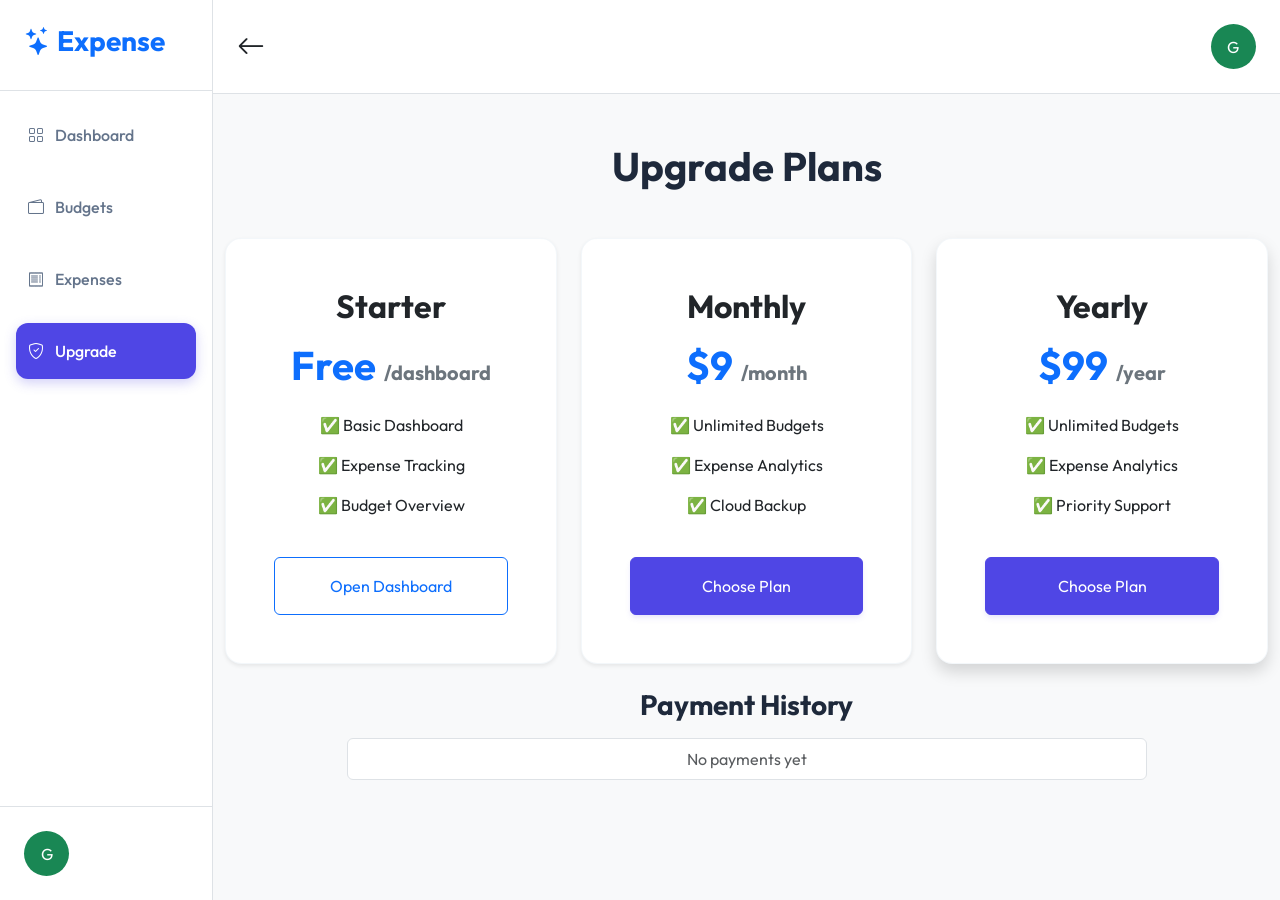
<file: upgrade.html>
<!DOCTYPE html>
<html lang="en">

<head>

  <meta charset="UTF-8">
  <meta name="viewport" content="width=device-width, initial-scale=1.0">

  <title>Upgrade</title>

  <!-- Bootstrap CSS -->
  <link
    href="https://cdn.jsdelivr.net/npm/bootstrap@5.3.3/dist/css/bootstrap.min.css"
    rel="stylesheet">

  <!-- Bootstrap Icons -->
  <link
    rel="stylesheet"
    href="https://cdn.jsdelivr.net/npm/bootstrap-icons@1.11.3/font/bootstrap-icons.min.css">

  <!-- Custom Stylesheet -->
  <link rel="stylesheet" href="style.css">

</head>

<body class="bg-light">

<div class="container-fluid">
  <div class="row vh-100">

    <!-- Sidebar -->
    <div class="col-lg-2 bg-white border-end d-flex flex-column justify-content-between p-0">

      <div>

        <!-- Logo -->
        <div class="p-4 border-bottom">

          <h3 class="fw-bold text-primary">
            <i class="bi bi-stars"></i> Expense
          </h3>

        </div>

        <!-- Menu -->
        <div class="p-3 sidebar-menu">

          <a href="dashboard.html"
             class="btn w-100 text-start py-3 mb-3">

            <i class="bi bi-grid me-2"></i>
            Dashboard

          </a>

          <a href="budgets.html"
             class="btn w-100 text-start py-3 mb-3">

            <i class="bi bi-wallet2 me-2"></i>
            Budgets

          </a>

          <a href="expenses.html"
             class="btn w-100 text-start py-3 mb-3">

            <i class="bi bi-receipt me-2"></i>
            Expenses

          </a>

          <a href="upgrade.html"
             class="btn w-100 text-start py-3">

            <i class="bi bi-shield-check me-2"></i>
            Upgrade

          </a>

        </div>

      </div>

      <!-- Profile -->
      <div class="p-4 border-top">

        <div class="d-flex align-items-center">

            <div class="bg-success text-white rounded-circle d-flex justify-content-center align-items-center"
             style="width:45px;height:45px;">

          D

        </div>


        </div>

      </div>

    </div>





    <!-- Main Content -->
    <div class="col-lg-10 p-0">

      <!-- Top Navbar -->
      <div class="bg-white border-bottom p-4 d-flex justify-content-between align-items-center">

        <!-- Back Arrow -->
        <a href="expenses.html"
           class="text-dark fs-3">

          <i class="bi bi-arrow-left"></i>

        </a>

        <!-- Profile Circle -->
        <div class="bg-success text-white rounded-circle d-flex justify-content-center align-items-center"
             style="width:45px;height:45px;">

          D

        </div>

      </div>





      <!-- Upgrade Content -->
      <div class="container py-5">

        <h1 class="fw-bold text-center mb-5">
          Upgrade Plans
        </h1>

        <div class="row g-4 justify-content-center">

          <!-- Starter -->
          <div class="col-lg-4">

            <div class="card border-0 shadow-sm rounded-4 p-5 text-center h-100">

              <h2 class="fw-bold mb-3">
                Starter
              </h2>

              <h1 class="text-primary fw-bold mb-4">

                Free

                <span class="fs-5 text-secondary">
                  /dashboard
                </span>

              </h1>

              <ul class="list-unstyled mb-4">

                <li class="mb-3">
                  ✅ Basic Dashboard
                </li>

                <li class="mb-3">
                  ✅ Expense Tracking
                </li>

                <li class="mb-3">
                  ✅ Budget Overview
                </li>

              </ul>

              <a href="dashboard.html" class="btn btn-outline-primary w-100 py-3">
                Open Dashboard
              </a>

            </div>

          </div>

          <!-- Monthly -->
          <div class="col-lg-4">

            <div class="card border-0 shadow-sm rounded-4 p-5 text-center h-100">

              <h2 class="fw-bold mb-3">
                Monthly
              </h2>

              <h1 class="text-primary fw-bold mb-4">

                $9

                <span class="fs-5 text-secondary">
                  /month
                </span>

              </h1>

              <ul class="list-unstyled mb-4">

                <li class="mb-3">
                  ✅ Unlimited Budgets
                </li>

                <li class="mb-3">
                  ✅ Expense Analytics
                </li>

                <li class="mb-3">
                  ✅ Cloud Backup
                </li>

              </ul>

              <button class="btn btn-primary w-100 py-3" data-plan="Monthly" data-price="9">
                Choose Plan
              </button>

            </div>

          </div>





          <!-- Yearly -->
          <div class="col-lg-4">

            <div class="card border-0 shadow rounded-4 p-5 text-center h-100">

              <h2 class="fw-bold mb-3">
                Yearly
              </h2>

              <h1 class="text-primary fw-bold mb-4">

                $99

                <span class="fs-5 text-secondary">
                  /year
                </span>

              </h1>

              <ul class="list-unstyled mb-4">

                <li class="mb-3">
                  ✅ Unlimited Budgets
                </li>

                <li class="mb-3">
                  ✅ Expense Analytics
                </li>

                <li class="mb-3">
                  ✅ Priority Support
                </li>

              </ul>

              <button class="btn btn-primary w-100 py-3" data-plan="Yearly" data-price="99">
                Choose Plan
              </button>

            </div>

          </div>

        </div>

        <!-- Payment History -->
        <div class="container py-4">
          <h3 class="fw-bold text-center mb-3">Payment History</h3>
          <ul id="paymentHistory" class="list-group mx-auto" style="max-width:800px;"></ul>
        </div>

        <!-- Payment Modal -->
        <div class="modal fade" id="paymentModal" tabindex="-1" aria-hidden="true">
          <div class="modal-dialog modal-dialog-centered">
            <div class="modal-content">
              <div class="modal-header">
                <h5 class="modal-title text-primary">Confirm Payment</h5>
                <button type="button" class="btn-close" data-bs-dismiss="modal" aria-label="Close"></button>
              </div>
              <div class="modal-body">
                <p id="paymentSummary" class="mb-3"></p>

                <div class="mb-3">
                  <label class="form-label">Cardholder Name</label>
                  <input id="cardName" type="text" class="form-control" placeholder="Name on card">
                </div>

                <div class="mb-3">
                  <label class="form-label">Card Number</label>
                  <input id="cardNumber" type="text" class="form-control" placeholder="xxxx-xxxx-xxxx-xxxx">
                </div>

              </div>
              <div class="modal-footer">
                <button type="button" class="btn btn-secondary" data-bs-dismiss="modal">Cancel</button>
                <button id="confirmPaymentBtn" type="button" class="btn btn-primary">Pay</button>
              </div>
            </div>
          </div>
        </div>
      </div>

    </div>

  </div>
</div>





<!-- Bootstrap JS -->
<script src="https://cdn.jsdelivr.net/npm/bootstrap@5.3.3/dist/js/bootstrap.bundle.min.js"></script>
<script src="script.js"></script>

</body>
</html>
</file>
<file: style.css>
@import url('https://fonts.googleapis.com/css2?family=Outfit:wght@300;400;500;600;700;800&display=swap');

:root {
  --primary-color: #4f46e5;
  --primary-hover: #4338ca;
  --primary-light: #e0e7ff;
  --bg-light: #f8fafc;
  --card-shadow: 0 10px 15px -3px rgba(0, 0, 0, 0.05), 0 4px 6px -2px rgba(0, 0, 0, 0.02);
  --card-shadow-hover: 0 20px 25px -5px rgba(0, 0, 0, 0.1), 0 10px 10px -5px rgba(0, 0, 0, 0.04);
}

body {
  font-family: 'Outfit', sans-serif;
  background-color: var(--bg-light);
  color: #1e293b;
}

/* Sidebar Styling */
.sidebar-menu a.btn {
  border-radius: 12px;
  transition: all 0.2s ease;
  font-weight: 500;
  color: #64748b;
  border: none;
}

.sidebar-menu a.btn:hover {
  background-color: #f1f5f9;
  color: var(--primary-color);
  transform: translateX(4px);
}

.sidebar-menu a.btn.active {
  background-color: var(--primary-color) !important;
  color: white !important;
  box-shadow: 0 4px 12px rgba(79, 70, 229, 0.25);
}

/* Card Styling */
.card {
  transition: transform 0.25s ease, box-shadow 0.25s ease;
  border: 1px solid rgba(241, 245, 249, 0.8) !important;
}

.card:hover {
  transform: translateY(-4px);
  box-shadow: var(--card-shadow-hover) !important;
}

/* Custom Interactive Budget Creation Card */
.create-budget-card {
  border: 2px dashed #cbd5e1 !important;
  background-color: transparent;
  transition: all 0.25s ease;
}

.create-budget-card:hover {
  border-color: var(--primary-color) !important;
  background-color: rgba(79, 70, 229, 0.02);
  cursor: pointer;
}

/* Chart Styles */
.chart-bar-container {
  display: flex;
  flex-direction: column;
  align-items: center;
  flex: 1;
  max-width: 80px;
}

.chart-bar {
  width: 100%;
  border-top-left-radius: 8px;
  border-top-right-radius: 8px;
  background: linear-gradient(180deg, var(--primary-color) 0%, #818cf8 100%);
  transition: height 0.8s cubic-bezier(0.4, 0, 0.2, 1);
  position: relative;
  cursor: pointer;
}

.chart-bar:hover {
  background: linear-gradient(180deg, var(--primary-hover) 0%, #6366f1 100%);
}

.chart-bar::after {
  content: attr(data-tooltip);
  position: absolute;
  top: -35px;
  left: 50%;
  transform: translateX(-50%) scale(0.8);
  background-color: #1e293b;
  color: white;
  padding: 4px 8px;
  border-radius: 6px;
  font-size: 12px;
  font-weight: 600;
  opacity: 0;
  pointer-events: none;
  transition: all 0.15s ease;
  white-space: nowrap;
  box-shadow: 0 4px 6px rgba(0,0,0,0.1);
}

.chart-bar:hover::after {
  opacity: 1;
  transform: translateX(-50%) scale(1);
}

/* Modal styling */
.modal-content {
  backdrop-filter: blur(20px);
  background-color: rgba(255, 255, 255, 0.95);
  box-shadow: 0 25px 50px -12px rgba(0, 0, 0, 0.15);
}

/* Emoji Picker Button and Popover */
.emoji-btn {
  width: 60px;
  height: 60px;
  border-radius: 16px;
  font-size: 28px;
  display: flex;
  align-items: center;
  justify-content: center;
  cursor: pointer;
  border: 2px solid #e2e8f0;
  background-color: white;
  transition: all 0.2s ease;
}

.emoji-btn:hover {
  border-color: var(--primary-color);
  background-color: #f5f3ff;
}

.emoji-picker-popover {
  display: none;
  position: absolute;
  z-index: 1050;
  background-color: white;
  border: 1px solid #e2e8f0;
  border-radius: 16px;
  padding: 12px;
  box-shadow: 0 10px 25px -5px rgba(0, 0, 0, 0.1);
  grid-template-columns: repeat(6, 1fr);
  gap: 8px;
  max-width: 250px;
}

.emoji-picker-popover.show {
  display: grid;
}

.emoji-picker-popover span {
  font-size: 24px;
  padding: 6px;
  border-radius: 8px;
  cursor: pointer;
  text-align: center;
  transition: background-color 0.1s ease;
}

.emoji-picker-popover span:hover {
  background-color: #f1f5f9;
}

/* Progress bar animation */
.progress-bar {
  background-color: var(--primary-color);
  transition: width 0.6s ease;
}

.progress-bar.over-budget {
  background-color: #ef4444;
}

/* Tables styling */
.table th {
  font-weight: 600;
  color: #475569;
}

.table td {
  color: #334155;
}

.delete-btn {
  transition: none;
}

/* Remove hover transform/color for action buttons (keep clickable) */
.delete-btn:hover {
  transform: none !important;
  color: inherit !important;
  background-color: transparent !important;
  box-shadow: none !important;
}

/* Primary buttons override */
.btn-primary {
  background-color: var(--primary-color);
  border-color: var(--primary-color);
  box-shadow: 0 4px 6px -1px rgba(79, 70, 229, 0.1), 0 2px 4px -1px rgba(79, 70, 229, 0.06);
}

.btn-primary:hover, .btn-primary:focus, .btn-primary:active {
  background-color: var(--primary-hover) !important;
  border-color: var(--primary-hover) !important;
}

/* Landing page enhancements */
body.landing-page {
  background: linear-gradient(135deg, #f8fbff 0%, #f5f7ff 100%);
}

.page-glow {
  position: fixed;
  inset: 0;
  pointer-events: none;
  background: radial-gradient(circle at top right, rgba(99, 102, 241, 0.12), transparent 28%);
  z-index: 0;
}

.hero-section,
section,
.footer {
  position: relative;
  z-index: 1;
}

.hero-section {
  padding: 6rem 0 5rem;
}

.hero-badge,
.section-tag {
  display: inline-block;
  padding: 0.45rem 0.8rem;
  border-radius: 999px;
  background: rgba(79, 70, 229, 0.1);
  color: var(--primary-color);
  font-weight: 700;
  font-size: 0.9rem;
  margin-bottom: 1rem;
}

.hero-stats h3 {
  color: #111827;
}

.hero-card,
.feature-card,
.insight-panel,
.quote-card,
.step-card,
.cta-card {
  background: rgba(255, 255, 255, 0.94);
  border: 1px solid rgba(226, 232, 240, 0.9);
  border-radius: 24px;
  box-shadow: var(--card-shadow);
  padding: 1.5rem;
}

.hero-card {
  padding: 1.6rem;
}

.pill-success {
  background: rgba(16, 185, 129, 0.12);
  color: #047857;
  padding: 0.4rem 0.7rem;
  border-radius: 999px;
  font-size: 0.85rem;
  font-weight: 700;
}

.mini-chart {
  display: flex;
  align-items: flex-end;
  gap: 0.6rem;
  min-height: 150px;
  padding: 1rem 0;
}

.mini-chart .bar {
  flex: 1;
  border-radius: 999px 999px 0 0;
  background: linear-gradient(180deg, #c7d2fe 0%, #818cf8 100%);
  min-height: 30px;
}

.mini-chart .bar.active {
  background: linear-gradient(180deg, var(--primary-color) 0%, #312e81 100%);
}

.feature-icon {
  font-size: 2rem;
  margin-bottom: 0.75rem;
}

.feature-card:hover,
.hero-card:hover,
.step-card:hover,
.cta-card:hover {
  transform: translateY(-4px);
  box-shadow: var(--card-shadow-hover);
}

.check-pill {
  display: inline-flex;
  align-items: center;
  justify-content: center;
  width: 24px;
  height: 24px;
  border-radius: 50%;
  background: rgba(79, 70, 229, 0.12);
  color: var(--primary-color);
  margin-right: 0.5rem;
}

.quote-card {
  min-height: 100%;
}

.avatar {
  width: 42px;
  height: 42px;
  border-radius: 50%;
  background: linear-gradient(135deg, var(--primary-color), #818cf8);
  color: white;
  display: grid;
  place-items: center;
  font-weight: 700;
}

.step-card {
  text-align: center;
}

.step-number {
  width: 48px;
  height: 48px;
  border-radius: 50%;
  margin: 0 auto 1rem;
  background: linear-gradient(135deg, var(--primary-color), #818cf8);
  color: white;
  display: grid;
  place-items: center;
  font-weight: 700;
}

.accordion-item {
  border: 1px solid #e2e8f0;
  border-radius: 16px;
  overflow: hidden;
  margin-bottom: 0.8rem;
}

.accordion-button:not(.collapsed) {
  color: var(--primary-color);
  background-color: #eef2ff;
}


.page-pagination {
  position: fixed;
  right: 1.25rem;
  top: 50%;
  transform: translateY(-50%);
  display: flex;
  flex-direction: column;
  gap: 0.7rem;
  z-index: 3;
}

.page-pagination .dot {
  width: 11px;
  height: 11px;
  border-radius: 50%;
  background: rgba(148, 163, 184, 0.7);
  transition: transform 0.2s ease, background 0.2s ease;
}

.page-pagination .dot.active {
  background: var(--primary-color);
  transform: scale(1.2);
}

@media (max-width: 768px) {
  .hero-section {
    padding-top: 3rem;
  }

  .page-pagination {
    display: none;
  }
}
</file>
